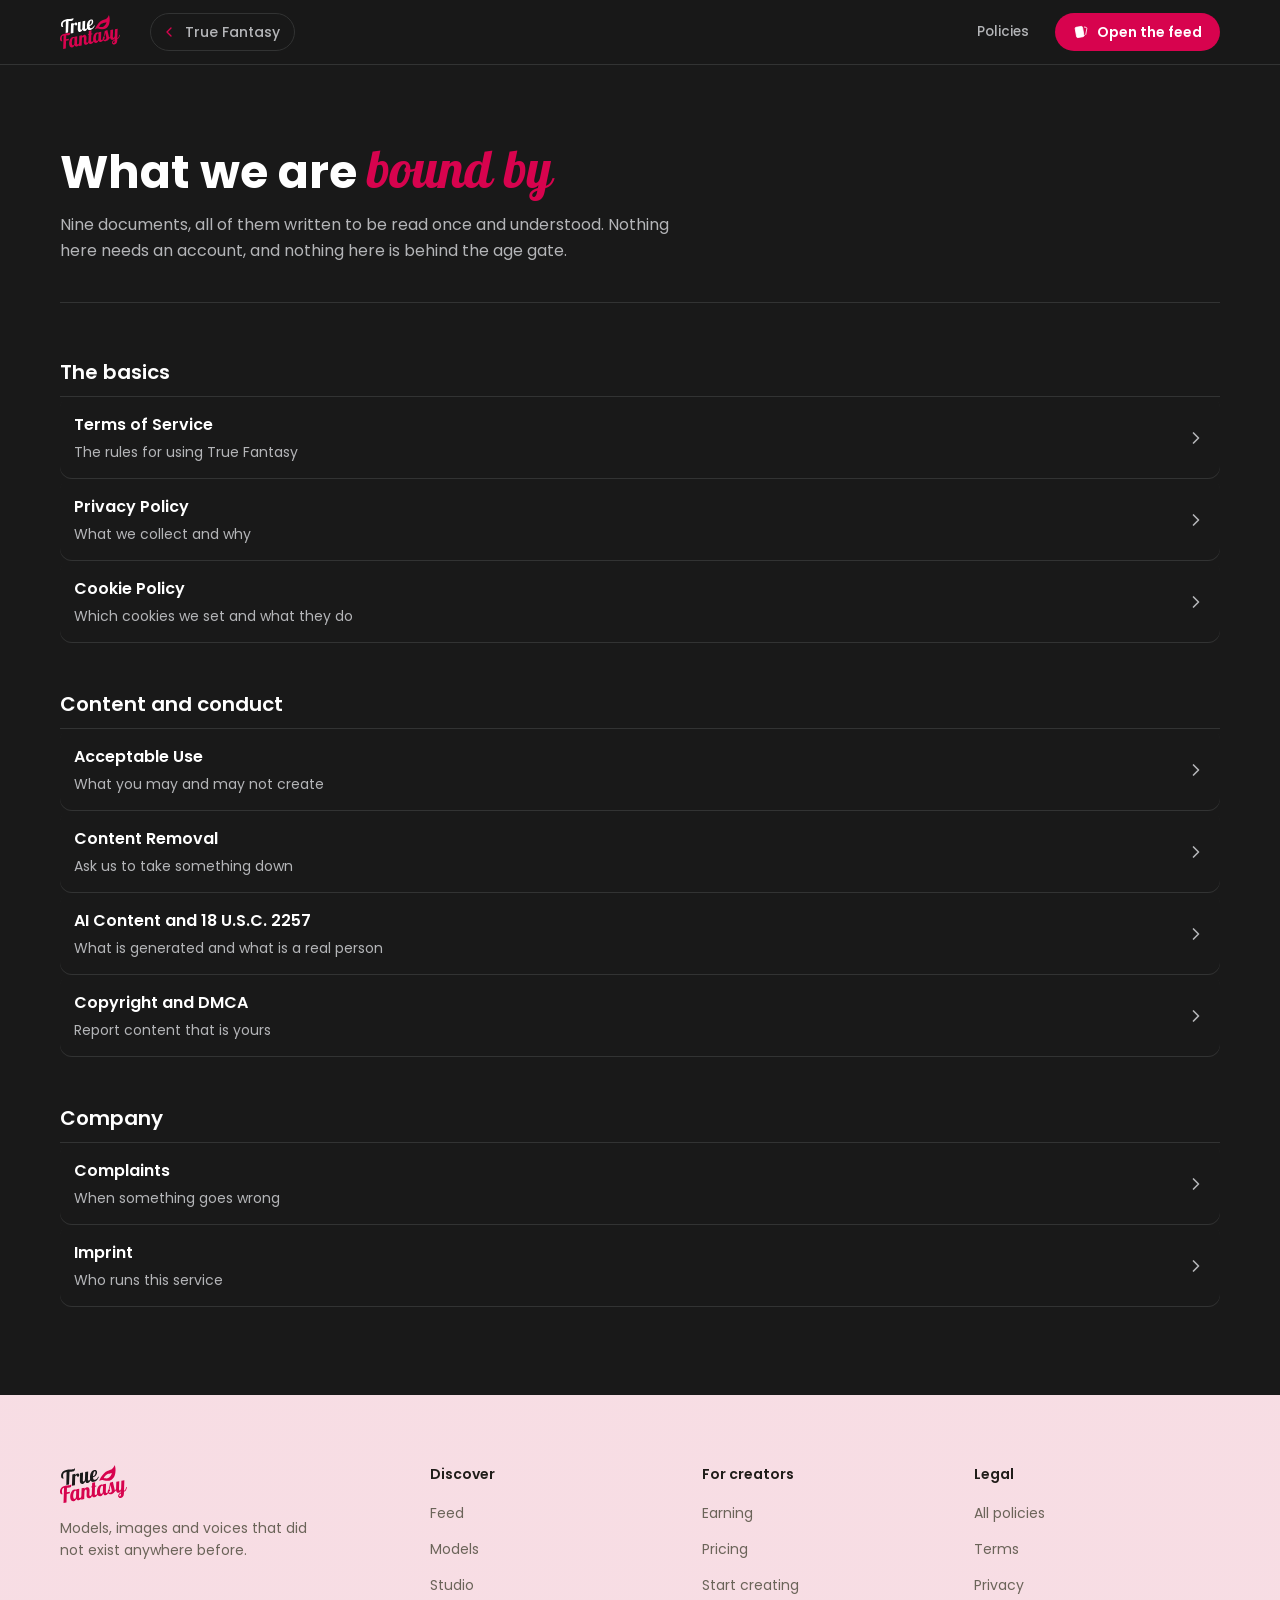
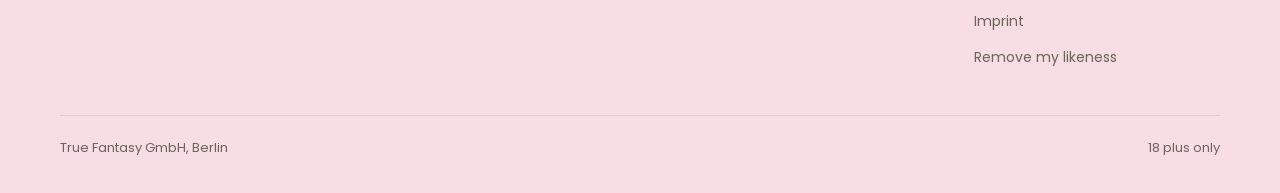
<file: legal.html>
<!DOCTYPE html>
<html lang="en" data-theme="dark">
<head>
<meta charset="utf-8">
<meta name="viewport" content="width=device-width, initial-scale=1.0">
<title>Policies, True Fantasy</title>
<link rel="preconnect" href="https://fonts.googleapis.com">
<link rel="preconnect" href="https://fonts.gstatic.com" crossorigin>
<link rel="stylesheet" href="css/index.css">
<link rel="stylesheet" href="css/site.css">
<!-- Dieselben Texte wie in der App, eine Quelle. -->
<script src="js/legal-docs.js"></script>
</head>
<body class="st-body">

<svg width="0" height="0" style="position:absolute" aria-hidden="true" focusable="false"><defs>
<symbol id="ic-chevron-right" viewBox="0 0 24 24" fill="none"><path d="M9 6l6 6-6 6" stroke="currentColor" stroke-width="2" stroke-linecap="round" stroke-linejoin="round"/></symbol>
<symbol id="ic-feed-filled" viewBox="0 0 48 48" fill="none"><g>
<path d="M30.4312 37.9313C32.0457 37.6466 33.124 36.107 32.8393 34.4923L28.4572 9.64119C28.1726 8.02657 26.6329 6.94838 25.0181 7.2331L8.93807 10.0685C7.32345 10.3532 6.24527 11.8929 6.52997 13.5076L10.9119 38.3586C11.1966 39.9733 12.7364 41.0514 14.3511 40.7667L30.4312 37.9313Z" fill="currentColor"/>
<path d="M38.3192 31.3774L41.47 13.5076C41.7547 11.8929 40.6766 10.3532 39.0619 10.0685L34.4174 9.24947M32.8393 34.4923C33.124 36.107 32.0457 37.6466 30.4312 37.9313L14.3511 40.7667C12.7364 41.0514 11.1966 39.9733 10.9119 38.3586L6.52997 13.5076C6.24527 11.8929 7.32345 10.3532 8.93807 10.0685L25.0181 7.2331C26.6329 6.94838 28.1726 8.02657 28.4572 9.64119L32.8393 34.4923Z" stroke="currentColor" stroke-width="2.53333" stroke-linecap="round" stroke-linejoin="round"/>
</g></symbol>
</defs></svg>

<header class="st-nav">
  <div class="st-nav__in">
    <a href="index.html" aria-label="True Fantasy, to the home page">
      <img class="st-nav__logo" src="assets/logo/logo-dark.svg" alt="True Fantasy" width="66" height="34">
    </a>
    <!-- Kein Abbild des Landingpage-Menues. Wer hier ist, liest ein Dokument
         und sucht keine Sektion auf einer Marketingseite. Was er braucht, ist
         der Weg zurueck, und der aendert sich mit der Ansicht: aus einem
         Dokument in die Uebersicht, aus der Uebersicht auf die Startseite. -->
    <a class="st-nav__back" id="nav-back" href="index.html">
      <svg class="ic ic-16"><use href="#ic-chevron-right"/></svg><span id="nav-back-t">True Fantasy</span>
    </a>
    <span class="st-nav__sp"></span>
    <span class="st-nav__where" id="nav-where">Policies</span>
    <a class="st-cta" href="app.html#guest-feed"><svg class="ic ic-16"><use href="#ic-feed-filled"/></svg>Open the feed</a>
  </div>
</header>

<main class="st-main" id="top">
  <!-- Beide Ansichten liegen in derselben Datei und wechseln ueber den Anker.
       Neun einzelne Dateien haetten neun Kopien von Leiste und Footer, und die
       laufen beim ersten Umbau auseinander. -->
  <div class="st-wrap" id="view-hub" hidden>
    <div class="st-head">
      <h1>What we are <em>bound by</em></h1>
      <p>Nine documents, all of them written to be read once and understood. Nothing here needs
        an account, and nothing here is behind the age gate.</p>
    </div>
    <div class="st-hub" id="hub"></div>
  </div>

  <div class="st-wrap" id="view-doc" hidden>
    <div class="st-doc">
      <div class="st-doc__head">
        <!-- Brotkrume statt eines einzelnen Pfeils. Wer aus einer Mail auf ein
             einzelnes Dokument kommt, sieht sonst nicht, wo er gelandet ist. -->
        <nav class="st-crumb" aria-label="Where you are">
          <a href="index.html">True Fantasy</a>
          <svg class="ic ic-16"><use href="#ic-chevron-right"/></svg>
          <a href="legal.html">Policies</a>
          <svg class="ic ic-16"><use href="#ic-chevron-right"/></svg>
          <span id="doc-g"></span>
        </nav>
        <h1 id="doc-t"></h1>
        <p class="st-doc__meta" id="doc-m"></p>
      </div>
      <nav class="st-toc" id="doc-toc" aria-label="In this document"></nav>
      <div class="st-doc__main" id="doc-b"></div>
    </div>
  </div>
</main>

<footer class="st-foot">
  <div class="st-wrap">
    <div class="st-foot__cols">
      <div class="st-foot__brand">
        <img class="st-foot__logo" src="assets/logo/logo-light.svg" alt="True Fantasy" width="74" height="38">
        <p>Models, images and voices that did not exist anywhere before.</p>
      </div>
      <div>
        <h4>Discover</h4>
        <ul>
          <li><a href="landing.html#feed">Feed</a></li>
          <li><a href="landing.html#models">Models</a></li>
          <li><a href="landing.html#studio">Studio</a></li>
        </ul>
      </div>
      <div>
        <h4>For creators</h4>
        <ul>
          <li><a href="landing.html#earn">Earning</a></li>
          <li><a href="landing.html#pricing">Pricing</a></li>
          <li><a href="app.html#create-wizard-stage-1-basics">Start creating</a></li>
        </ul>
      </div>
      <div>
        <h4>Legal</h4>
        <ul>
          <li><a href="legal.html">All policies</a></li>
          <li><a href="legal.html#terms">Terms</a></li>
          <li><a href="legal.html#privacy">Privacy</a></li>
          <li><a href="legal.html#imprint">Imprint</a></li>
          <li><a href="app.html#legal-removal-form">Remove my likeness</a></li>
        </ul>
      </div>
    </div>
    <div class="st-foot__end">
      <span>True Fantasy GmbH, Berlin</span>
      <span>18 plus only</span>
    </div>
  </div>
</footer>

<script>
(function () {
  'use strict';
  var DOCS = window.LEGAL_DOCS || [];
  var hub = document.getElementById('hub');
  var vHub = document.getElementById('view-hub'), vDoc = document.getElementById('view-doc');

  function esc(s) {
    return String(s).replace(/[&<>"]/g, function (c) {
      return { '&': '&amp;', '<': '&lt;', '>': '&gt;', '"': '&quot;' }[c];
    });
  }
  /* Aus einer Abschnittsueberschrift wird der Anker. Dieselbe Regel wie in der
     App, damit ein Link auf einen Abschnitt in beiden funktioniert. */
  function slug(s) {
    return String(s).toLowerCase().replace(/[^a-z0-9]+/g, '-').replace(/^-|-$/g, '');
  }
  function doc(k) {
    for (var i = 0; i < DOCS.length; i++) if (DOCS[i].k === k) return DOCS[i];
    return null;
  }

  function bauHub() {
    var g = [], gesehen = {};
    DOCS.forEach(function (d) { if (!gesehen[d.g]) { gesehen[d.g] = true; g.push(d.g); } });
    hub.innerHTML = g.map(function (name) {
      var zeilen = DOCS.filter(function (d) { return d.g === name; }).map(function (d) {
        return '<a class="st-row" href="legal.html#' + d.k + '">' +
          '<b>' + esc(d.t) + '</b>' +
          '<svg class="ic ic-20"><use href="#ic-chevron-right"/></svg>' +
          '<span>' + esc(d.d) + '</span></a>';
      }).join('');
      return '<div class="st-hub__g"><h2>' + esc(name) + '</h2>' +
        '<div class="st-hub__list">' + zeilen + '</div></div>';
    }).join('');
  }

  function bauDoc(d) {
    document.getElementById('doc-t').textContent = d.t;
    document.getElementById('doc-m').textContent = d.d + '. Last updated ' + d.up + '.';
    document.title = d.t + ', True Fantasy';

    var koerper = '', inhalt = '<b>In this document</b>';
    d.abs.forEach(function (a) {
      var titel = a[0], s = slug(titel);
      inhalt += '<a href="#' + d.k + '/' + s + '" data-jump="' + s + '">' + esc(titel) + '</a>';
      koerper += '<h2 id="s-' + s + '">' + esc(titel) + '</h2>';
      for (var i = 1; i < a.length; i++) koerper += '<p>' + esc(a[i]) + '</p>';
    });
    koerper += '<div class="st-note"><p>Something here about you that should not be? ' +
      '<a href="app.html#legal-removal-form">Ask us to take it down</a>. ' +
      'You do not need an account for that.</p></div>';

    /* Weiter und zurueck. Neun Dokumente ohne Weg dazwischen heisst: jedes Mal
       hoch zur Uebersicht und wieder runter. */
    var n = DOCS.indexOf(d);
    var vor = DOCS[n - 1], nach = DOCS[n + 1];
    koerper += '<div class="st-pager">' +
      (vor ? '<a class="st-pager__a" href="legal.html#' + vor.k + '">' +
        '<svg class="ic ic-16"><use href="#ic-chevron-right"/></svg>' +
        '<span><i>Before this</i><b>' + esc(vor.t) + '</b></span></a>' : '<span></span>') +
      (nach ? '<a class="st-pager__a st-pager__a--n" href="legal.html#' + nach.k + '">' +
        '<span><i>Next</i><b>' + esc(nach.t) + '</b></span>' +
        '<svg class="ic ic-16"><use href="#ic-chevron-right"/></svg></a>' : '<span></span>') +
      '</div>';
    document.getElementById('doc-b').innerHTML = koerper;
    document.getElementById('doc-toc').innerHTML = inhalt;
    document.getElementById('doc-g').textContent = d.g;
  }

  /* Der Anker traegt zwei Dinge: das Dokument und optional den Abschnitt,
     getrennt durch einen Schraegstrich. legal.html#terms/your-account */
  function route() {
    var h = (location.hash || '').replace(/^#/, '');
    var teile = h.split('/'), k = teile[0], ab = teile[1];
    var d = k && doc(k);
    vHub.hidden = !!d;
    vDoc.hidden = !d;
    /* Der Zurueck-Knopf in der Leiste zeigt immer eine Stufe hoeher. */
    var zurueck = document.getElementById('nav-back');
    var zurueckT = document.getElementById('nav-back-t');
    var wo = document.getElementById('nav-where');
    if (!d) {
      document.title = 'Policies, True Fantasy';
      zurueck.setAttribute('href', 'landing.html');
      zurueckT.textContent = 'True Fantasy';
      wo.textContent = 'Policies';
      window.scrollTo(0, 0);
      return;
    }
    zurueck.setAttribute('href', 'legal.html');
    zurueckT.textContent = 'All policies';
    wo.textContent = d.g;
    bauDoc(d);
    if (ab) {
      var el = document.getElementById('s-' + ab);
      if (el) { el.scrollIntoView({ block: 'start' }); return; }
    }
    window.scrollTo(0, 0);
  }

  /* Mitlaufende Markierung im Verzeichnis. Ohne sie weiss man in einem langen
     Dokument nicht mehr, wo man ist. */
  var wartet = false;
  window.addEventListener('scroll', function () {
    if (wartet || vDoc.hidden) return;
    wartet = true;
    requestAnimationFrame(function () {
      wartet = false;
      var hs = document.querySelectorAll('#doc-b h2'), cur = null;
      for (var i = 0; i < hs.length; i++) {
        if (hs[i].getBoundingClientRect().top <= 140) cur = hs[i].id.slice(2);
      }
      var as = document.querySelectorAll('#doc-toc a');
      for (var j = 0; j < as.length; j++) {
        as[j].classList.toggle('is-cur', as[j].dataset.jump === cur);
      }
    });
  }, { passive: true });

  /* Vorschau im Launcher. Ohne das hier blieb die Seite im Rahmen stehen:
     der Launcher laedt bei gleicher Datei und anderem Anker nicht neu, sondern
     schickt "goto" per postMessage, und wer darauf nicht hoert, zeigt fuer alle
     drei Zeilen dieselbe Uebersicht. Der Anker traegt hier Dokument und
     Abschnitt, also reicht es, ihn zu setzen: route() haengt schon am
     hashchange. */
  window.addEventListener('message', function (e) {
    var d = e.data;
    if (!d || !d.tfpv || !d.m || d.m.k !== 'goto') return;
    var ziel = '#' + d.m.d;
    if (location.hash === ziel) route(); else location.hash = ziel;
  });

  bauHub();
  route();
  window.addEventListener('hashchange', route);
})();
</script>
</body>
</html>
</file>
<file: css/index.css>
/* ==========================================================================
   True Fantasy Design System — Sammel-Import
   Einbinden mit:  <link rel="stylesheet" href="design-system/css/index.css">
   Theme umschalten: <html data-theme="dark"> bzw. "light" (Standard = light)
   ========================================================================== */

@import url('https://fonts.googleapis.com/css2?family=Poppins:wght@400;500;600;700&family=Pattaya&family=Inter:wght@400;600&display=swap');

@import './variables.css';
@import './typography.css';
@import './components.css';
</file>
<file: css/site.css>
/* ==========================================================================
   WEBSITE. Das zweite Regelwerk neben der Landingpage.

   Die Landingpage ist eine Komposition: jede Sektion hat ihre eigene Buehne,
   ihre eigene Bewegung, und sie lebt von grossen Flaechen. Ihre Regeln stehen
   deshalb bei ihr in der Datei und werden nirgends sonst gebraucht.

   Die Unterseiten sind das Gegenteil. Sie werden gelesen, nicht angeschaut,
   oft nach einem Link aus einer Mail, oft von jemandem der die App gar nicht
   will. Sie brauchen eine feste Leiste, einen ruhigen Textkoerper, ein
   Verzeichnis und einen Footer. Immer dieselben Bauteile, auf jeder Seite
   gleich.

   Beides in eine Datei zu legen hiesse, dass jede Aenderung an einer
   Landingpage-Sektion die Rechtstexte anfassen kann. Deshalb zwei Regelwerke.
   Gemeinsam sind nur die Tokens aus css/variables.css.
   ========================================================================== */

/* ---- Grundlage ---- */
.st-body { margin: 0; background: var(--tf-surface); color: var(--tf-text-primary);
  font-family: var(--tf-font-base); overflow-x: hidden; }
.st-wrap { width: min(1160px, 100% - 48px); margin: 0 auto; }
.ic { width: 24px; height: 24px; flex: none; display: inline-block; color: inherit; pointer-events: none; }
.ic-16 { width: 16px; height: 16px; }
.ic-20 { width: 20px; height: 20px; }

/* ---- Leiste ----
   Fest, weil die Rechtstexte lang sind und man von jeder Stelle aus zurueck
   in die Uebersicht kommen muss, ohne nach oben zu scrollen. */
.st-nav { position: fixed; top: 0; left: 0; right: 0; z-index: 60; height: 64px;
  display: flex; align-items: center;
  background: color-mix(in srgb, var(--tf-surface) 86%, transparent);
  -webkit-backdrop-filter: saturate(1.4) blur(14px); backdrop-filter: saturate(1.4) blur(14px);
  border-bottom: 1px solid var(--tf-stroke); }
.st-nav__in { display: flex; align-items: center; gap: 26px; width: min(1160px, 100% - 48px); margin: 0 auto; }
.st-nav__logo { height: 34px; width: auto; display: block; }
/* Zurueck statt Sektionsmenue. Der Pfeil ist derselbe wie ueberall, nur
   gedreht, damit die Seite mit einem einzigen Symbol auskommt. */
.st-nav__back { display: inline-flex; align-items: center; gap: 8px; margin-left: 4px; white-space: nowrap;
  height: 36px; padding: 0 14px 0 10px; border-radius: var(--tf-radius-pill);
  border: 1px solid var(--tf-stroke); color: var(--tf-text-secondary, var(--tf-text-muted));
  text-decoration: none; font: var(--tf-fw-medium) 14px var(--tf-font-base);
  transition: color var(--tf-dur) var(--tf-ease-out), border-color var(--tf-dur) var(--tf-ease-out),
              background var(--tf-dur) var(--tf-ease-out); }
.st-nav__back .ic { transform: rotate(180deg); color: var(--tf-accent-text); }
.st-nav__back:hover { color: var(--tf-text-primary); border-color: var(--tf-accent-tint-20);
  background: var(--tf-surface-muted); }
/* Wo man ist, als ruhige Beschriftung neben dem Knopf. Sie ersetzt die vier
   Menuepunkte: eine Angabe statt vier Angeboten. */
.st-nav__where { color: var(--tf-text-muted); font: var(--tf-fw-medium) 13.5px var(--tf-font-base); }
.st-nav__sp { flex: 1; }
/* Eigener Knopf statt .tf-btn aus den Bauteilen. Der ist fuer <button> gebaut
   und behaelt auf einem <a> die Unterstreichung des Browsers. */
.st-cta { display: inline-flex; align-items: center; gap: 8px; height: 38px; padding: 0 18px; white-space: nowrap;
  border-radius: var(--tf-radius-pill); background: var(--tf-accent); color: #fff;
  text-decoration: none; font: var(--tf-fw-semibold) 14px var(--tf-font-base);
  transition: background var(--tf-dur) var(--tf-ease-out), transform var(--tf-dur) var(--tf-ease-out); }
.st-cta:hover { background: var(--tf-accent-dark, var(--tf-accent)); transform: translateY(-1px); }
.st-main { padding-top: 64px; }
@media (max-width: 720px) {
  /* Der Zurueck-Knopf bleibt, die Ortsangabe geht. Auf dem Handy ist die
     Ueberschrift des Dokuments direkt darunter, das reicht. */
  .st-nav__where { display: none; }
  .st-nav__in { gap: 12px; }
  .st-wrap { width: calc(100% - 40px); }
}
@media (max-width: 560px) {
  /* Unter 560 Pixeln passen Logo, Zurueck und Knopf nicht mehr nebeneinander:
     beide Beschriftungen brachen auf zwei Zeilen und sprengten die Leiste.
     Der Pfeil allein sagt dasselbe, der Knopf behaelt seinen Text. */
  .st-nav__back span { display: none; }
  .st-nav__back { padding: 0 9px; }
  .st-nav__logo { height: 30px; }
}

/* ---- Seitenkopf ---- */
.st-head { padding: 84px 0 38px; border-bottom: 1px solid var(--tf-stroke); }
.st-head h1 { margin: 0; color: var(--tf-text-primary);
  font: var(--tf-fw-bold) clamp(30px, 4vw, 46px)/1.08 var(--tf-font-base); }
.st-head h1 em { font-style: normal; color: var(--tf-accent-text); font-family: var(--tf-font-display);
  font-weight: var(--tf-fw-regular); font-size: 1.14em; line-height: 0.9; padding-right: .06em; }
.st-head p { max-width: 62ch; margin: 14px 0 0; color: var(--tf-text-muted);
  font: var(--tf-fw-regular) 16px/26px var(--tf-font-base); }
/* ---- Brotkrume ----
   Drei Stufen: Marke, Uebersicht, Gruppe. Das Dokument selbst steht direkt
   darunter als Ueberschrift, es waere die vierte Stufe und damit doppelt. */
.st-crumb { display: flex; align-items: center; flex-wrap: wrap; gap: 6px; margin-bottom: 16px;
  color: var(--tf-text-muted); font: var(--tf-fw-medium) 13px/18px var(--tf-font-base); }
.st-crumb a { color: var(--tf-text-muted); text-decoration: none;
  transition: color var(--tf-dur) var(--tf-ease-out); }
.st-crumb a:hover { color: var(--tf-text-primary); }
.st-crumb .ic { width: 13px; height: 13px; opacity: .55; }

/* ---- Weiter und zurueck ----
   Neun Dokumente ohne Weg dazwischen heisst: jedes Mal hoch zur Uebersicht und
   wieder runter. */
.st-pager { display: grid; grid-template-columns: repeat(2, minmax(0,1fr)); gap: 12px;
  margin-top: 46px; padding-top: 26px; border-top: 1px solid var(--tf-stroke); }
.st-pager__a { display: flex; align-items: center; gap: 12px; padding: 16px 18px;
  border-radius: var(--tf-radius-md); border: 1px solid var(--tf-stroke); text-decoration: none;
  transition: border-color var(--tf-dur) var(--tf-ease-out), background var(--tf-dur) var(--tf-ease-out); }
.st-pager__a:hover { border-color: var(--tf-accent-tint-20); background: var(--tf-surface-muted); }
.st-pager__a--n { justify-content: flex-end; text-align: right; }
.st-pager__a .ic { flex: none; color: var(--tf-accent-text); transform: rotate(180deg); }
.st-pager__a--n .ic { transform: none; }
.st-pager__a i { display: block; color: var(--tf-text-muted); font-style: normal;
  font: var(--tf-fw-medium) 12px/16px var(--tf-font-base); }
.st-pager__a b { display: block; margin-top: 3px; color: var(--tf-text-primary);
  font: var(--tf-fw-semibold) 14.5px/20px var(--tf-font-base); }
@media (max-width: 620px) { .st-pager { grid-template-columns: minmax(0,1fr); } }

.st-back { display: inline-flex; align-items: center; gap: 7px; margin-bottom: 18px;
  background: none; border: 0; padding: 0; cursor: pointer; text-decoration: none;
  color: var(--tf-text-muted); font: var(--tf-fw-medium) 14px var(--tf-font-base);
  transition: color var(--tf-dur) var(--tf-ease-out); }
.st-back:hover { color: var(--tf-text-primary); }
.st-back .ic { transform: rotate(180deg); }

/* ---- Uebersicht ----
   Gruppen mit Zeilen, nicht Kacheln. Neun Dokumente als Kachelraster sehen aus
   wie ein Produktkatalog, und niemand sucht hier ein Produkt. */
.st-hub { padding: 56px 0 40px; }
.st-hub__g { margin-bottom: 48px; }
.st-hub__g h2 { margin: 0 0 10px; color: var(--tf-text-primary);
  font: var(--tf-fw-semibold) 20px/27px var(--tf-font-base); }
.st-hub__list { border-top: 1px solid var(--tf-stroke); }
.st-row { display: grid; grid-template-columns: minmax(0,1fr) 20px; align-items: center;
  gap: 6px 16px; padding: 17px 14px; border-radius: var(--tf-radius-md);
  box-shadow: inset 0 -1px 0 var(--tf-stroke);
  text-decoration: none; transition: background var(--tf-dur) var(--tf-ease-out); }
.st-row:hover { background: var(--tf-surface-muted); }
.st-row b { transition: color var(--tf-dur-fast) ease; }
.st-row:hover b { color: var(--tf-accent-text); }
.st-row b { color: var(--tf-text-primary); font: var(--tf-fw-semibold) 16px/22px var(--tf-font-base); }
.st-row span { grid-column: 1; color: var(--tf-text-muted);
  font: var(--tf-fw-regular) 14px/20px var(--tf-font-base); }
.st-row .ic { grid-row: span 2; color: var(--tf-text-muted);
  transition: transform var(--tf-dur) var(--tf-ease-out), color var(--tf-dur) var(--tf-ease-out); }
.st-row:hover .ic { transform: translateX(3px); color: var(--tf-accent-text); }

/* ---- Leseansicht ----
   Zwei Spalten mit benannten Feldern, damit der Kopf niemals unter das
   Verzeichnis rutschen kann. Genau der Fehler stand vorher in der App. */
.st-doc { display: grid; grid-template-columns: minmax(0, 1fr) 226px;
  grid-template-areas: "head toc" "main toc"; column-gap: 48px; align-items: start;
  padding: 56px 0 110px; }
.st-doc__head { grid-area: head; padding-bottom: 26px; }
.st-doc__head h1 { margin: 0; color: var(--tf-text-primary);
  font: var(--tf-fw-bold) clamp(26px, 3.2vw, 38px)/1.12 var(--tf-font-base); }
.st-doc__meta { margin: 12px 0 0; color: var(--tf-text-muted);
  font: var(--tf-fw-regular) 14px/20px var(--tf-font-base); }
.st-doc__main { grid-area: main; min-width: 0; max-width: 74ch; }
.st-doc__main h2 { margin: 40px 0 12px; scroll-margin-top: 92px; color: var(--tf-text-primary);
  font: var(--tf-fw-semibold) 19px/26px var(--tf-font-base); }
.st-doc__main h2:first-child { margin-top: 0; }
.st-doc__main p { margin: 0 0 16px; color: var(--tf-text-secondary, var(--tf-text-muted));
  font: var(--tf-fw-regular) 16px/28px var(--tf-font-base); }
.st-doc__main ul { margin: 0 0 18px; padding-left: 20px; }
.st-doc__main li { margin-bottom: 8px; color: var(--tf-text-secondary, var(--tf-text-muted));
  font: var(--tf-fw-regular) 16px/28px var(--tf-font-base); }

.st-toc { grid-area: toc; position: sticky; top: 92px; padding-left: 22px;
  border-left: 1px solid var(--tf-stroke); }
.st-toc b { display: block; margin-bottom: 12px; color: var(--tf-text-primary);
  font: var(--tf-fw-semibold) 13px/18px var(--tf-font-base); }
.st-toc a { display: block; padding: 5px 0; color: var(--tf-text-muted); text-decoration: none;
  font: var(--tf-fw-regular) 13.5px/19px var(--tf-font-base);
  transition: color var(--tf-dur) var(--tf-ease-out); }
.st-toc a:hover { color: var(--tf-text-primary); }
/* Der laufende Abschnitt bekommt den Balken in Akzentfarbe auf der Linie, an
   der das Verzeichnis haengt. Dasselbe Mittel wie die Schiene bei den vier
   Schritten auf der Landingpage: die Farbe sitzt auf der Linie und nicht
   daneben. */
.st-toc a { position: relative; }
.st-toc a.is-cur { color: var(--tf-accent-text); font-weight: var(--tf-fw-semibold); }
.st-toc a.is-cur::before { content: ""; position: absolute; left: -23px; top: 4px; bottom: 4px;
  width: 2px; border-radius: 1px; background: var(--tf-accent); }
@media (max-width: 900px) { .st-toc a.is-cur::before { display: none; } }

@media (max-width: 900px) {
  .st-doc { grid-template-columns: minmax(0,1fr); grid-template-areas: "head" "toc" "main";
    row-gap: 0; }
  .st-toc { position: static; margin: 0 0 30px; padding: 16px 18px; border-left: 0;
    border-radius: var(--tf-radius-md); background: var(--tf-surface-muted); }
}

/* ---- Hinweiskasten am Ende jedes Dokuments ---- */
.st-note { margin-top: 40px; padding: 18px 20px; border-radius: var(--tf-radius-md);
  border: 1px solid var(--tf-stroke); background: var(--tf-surface-muted); }
.st-note p { margin: 0; color: var(--tf-text-muted);
  font: var(--tf-fw-regular) 14px/22px var(--tf-font-base); }
.st-note a { color: var(--tf-accent-text); }

/* ---- Footer ----
   Dieselbe Sandinsel wie auf der Landingpage, damit die Unterseite am Ende
   sichtbar zur selben Seite gehoert. */
.st-foot { padding: 70px 0 36px; color: var(--tf-on-sand);
  background: linear-gradient(0deg, rgba(215,3,78,.10), rgba(215,3,78,.10)), #FBF6F5; }
.st-foot__cols { display: grid; grid-template-columns: 1.4fr repeat(3, 1fr); gap: 40px 26px; }
.st-foot__logo { height: 38px; width: auto; display: block; margin-bottom: 14px; }
.st-foot__brand p { max-width: 30ch; margin: 0; color: var(--tf-on-sand-muted);
  font: var(--tf-fw-regular) 14px/22px var(--tf-font-base); }
.st-foot h4 { margin: 0 0 16px; color: var(--tf-on-sand);
  font: var(--tf-fw-semibold) 14px/19px var(--tf-font-base); }
.st-foot ul { margin: 0; padding: 0; list-style: none; display: flex; flex-direction: column; gap: 11px; }
.st-foot a { color: var(--tf-on-sand-muted); text-decoration: none;
  font: var(--tf-fw-regular) 14px/19px var(--tf-font-base);
  transition: color var(--tf-dur) var(--tf-ease-out); }
.st-foot a:hover { color: var(--tf-on-sand); }
.st-foot__end { display: flex; align-items: center; justify-content: space-between; gap: 20px;
  flex-wrap: wrap; margin-top: 46px; padding-top: 22px;
  border-top: 1px solid var(--tf-on-sand-divider); color: var(--tf-on-sand-muted);
  font: var(--tf-fw-regular) 13px/19px var(--tf-font-base); }
@media (max-width: 820px) { .st-foot__cols { grid-template-columns: repeat(2, 1fr); } }
@media (max-width: 480px) { .st-foot__cols { grid-template-columns: 1fr; gap: 30px; } }
</file>
